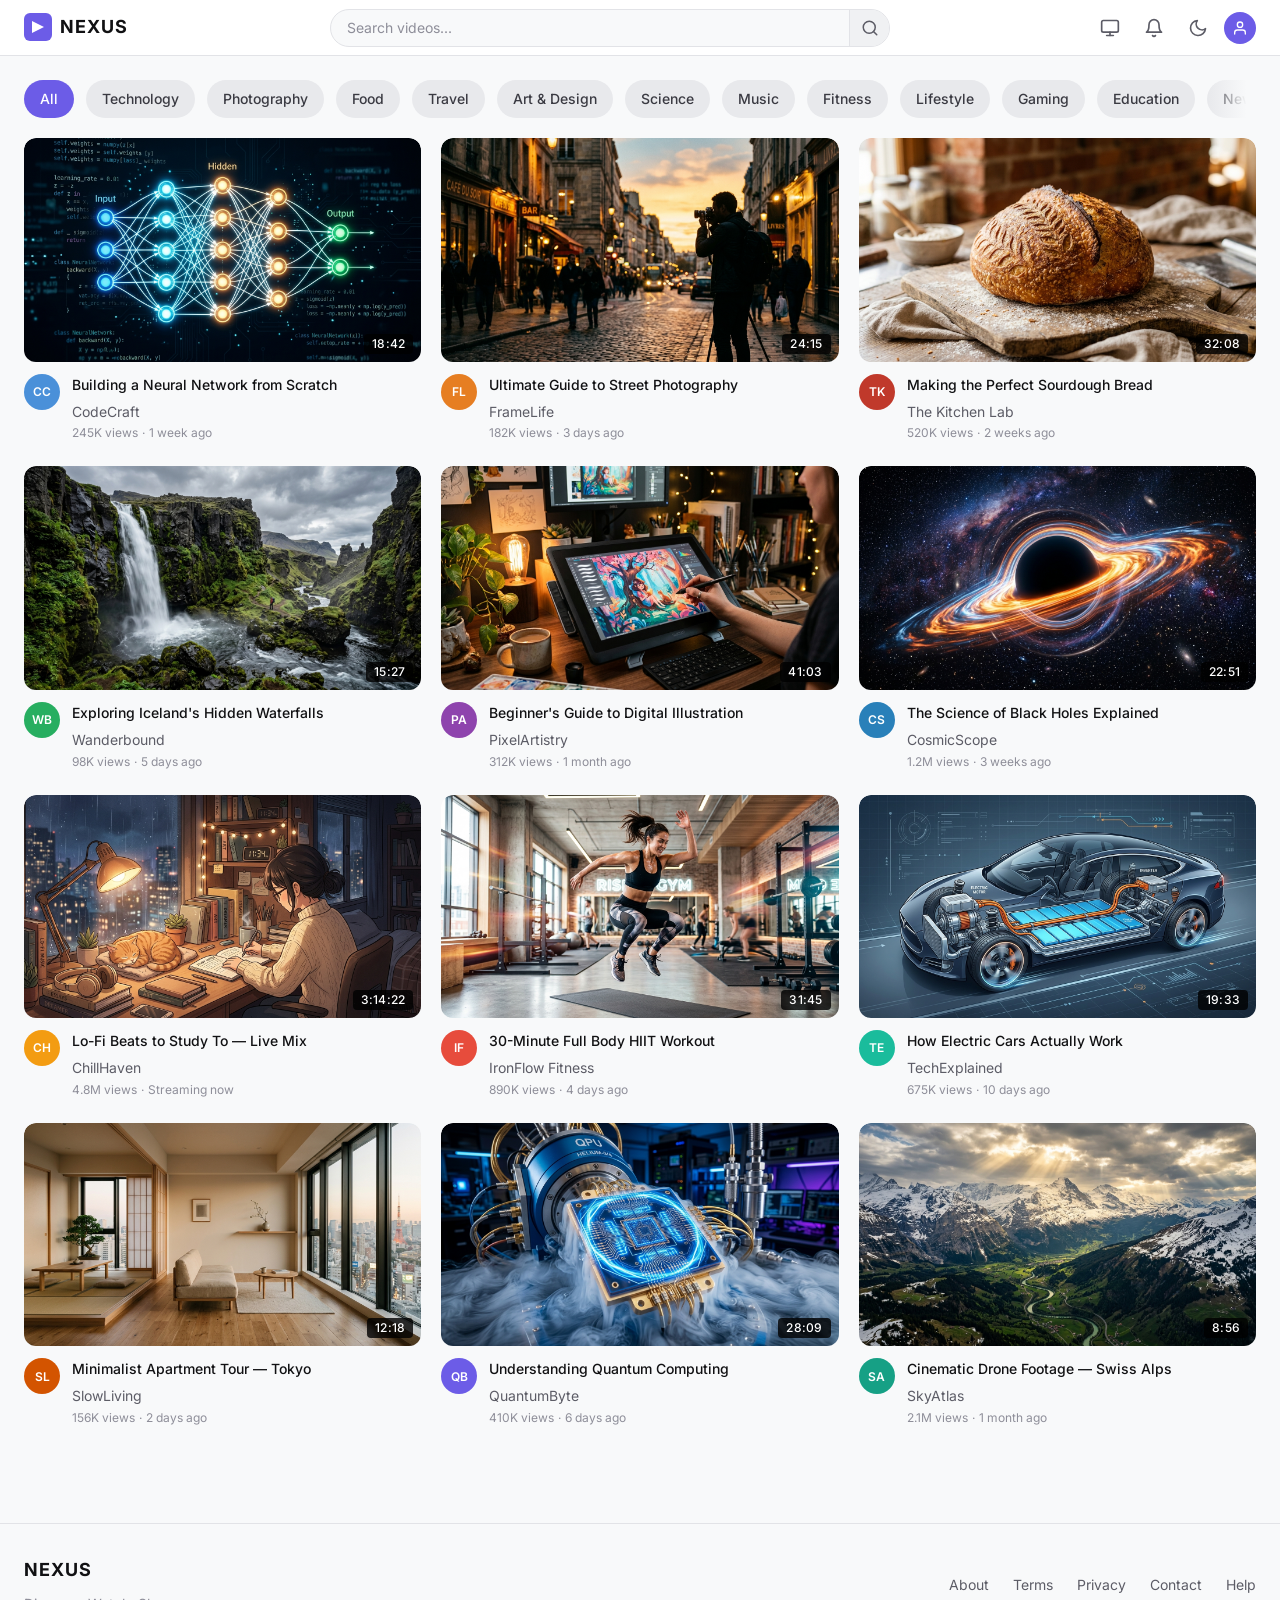
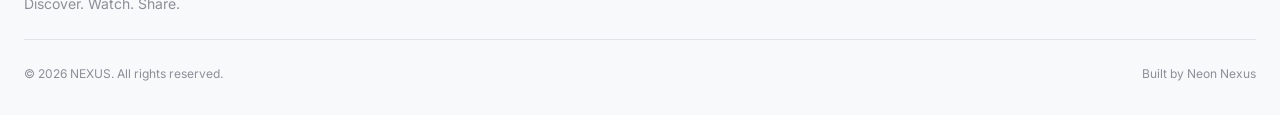
<file: index.html>
<!DOCTYPE html>
<html lang="en">
<head>
  <meta charset="UTF-8">
  <meta name="viewport" content="width=device-width, initial-scale=1.0">
  <meta name="description" content="NEXUS — Discover, watch, and share videos from creators around the world. A next-generation video streaming platform.">
  <meta name="theme-color" content="#0D0D0F">

  <title>NEXUS — Video Streaming Platform</title>

  <!-- Favicon -->
  <link rel="icon" type="image/svg+xml" href="assets/icons/favicon.svg">

  <!-- Stylesheets -->
  <link rel="stylesheet" href="css/reset.css">
  <link rel="stylesheet" href="css/tokens.css">
  <link rel="stylesheet" href="css/global.css">
  <link rel="stylesheet" href="css/components/nav.css">
  <link rel="stylesheet" href="css/components/category-chips.css">
  <link rel="stylesheet" href="css/components/video-card.css">
  <link rel="stylesheet" href="css/components/footer.css">
  <link rel="stylesheet" href="css/pages/home.css">
</head>
<body data-theme="dark">

  <!-- ============================================================
       HEADER / NAVIGATION
       ============================================================ -->
  <header class="site-header" role="banner">
    <nav class="nav" aria-label="Primary navigation">

      <!-- Hamburger (mobile only) -->
      <button class="nav__hamburger" id="nav-hamburger" aria-label="Open menu" aria-expanded="false" aria-controls="nav-mobile-panel">
        <span class="nav__hamburger-line"></span>
        <span class="nav__hamburger-line"></span>
        <span class="nav__hamburger-line"></span>
      </button>

      <!-- Logo -->
      <a href="index.html" class="nav__logo" aria-label="NEXUS Home">
        <svg class="nav__logo-icon" viewBox="0 0 28 28" fill="none" xmlns="http://www.w3.org/2000/svg" aria-hidden="true">
          <rect width="28" height="28" rx="6" fill="currentColor"/>
          <path d="M8 8L20 14L8 20V8Z" fill="#FFFFFF"/>
        </svg>
        <span class="nav__logo-text">NEXUS</span>
      </a>

      <!-- Search Bar (visual placeholder — logic is Ananya's phase) -->
      <div class="nav__search">
        <form class="nav__search-form" role="search" action="#">
          <input
            type="search"
            class="nav__search-input"
            id="search-input"
            placeholder="Search videos..."
            aria-label="Search videos"
            autocomplete="off"
          >
          <!-- TODO(other-phase): Search submission logic (Ananya's phase) -->
          <button type="submit" class="nav__search-btn" aria-label="Search">
            <svg viewBox="0 0 24 24" fill="none" stroke="currentColor" stroke-width="2" stroke-linecap="round" stroke-linejoin="round" aria-hidden="true">
              <circle cx="11" cy="11" r="8"/>
              <line x1="21" y1="21" x2="16.65" y2="16.65"/>
            </svg>
          </button>
        </form>
      </div>

      <!-- Action Buttons -->
      <div class="nav__actions">
        <!-- Create / Upload (placeholder) -->
        <button class="nav__action-btn nav__action-btn--hide-mobile" id="btn-create" aria-label="Create video">
          <svg viewBox="0 0 24 24" fill="none" stroke="currentColor" stroke-width="2" stroke-linecap="round" stroke-linejoin="round" aria-hidden="true">
            <rect x="2" y="3" width="20" height="14" rx="2" ry="2"/>
            <line x1="8" y1="21" x2="16" y2="21"/>
            <line x1="12" y1="17" x2="12" y2="21"/>
          </svg>
        </button>

        <!-- Notifications (placeholder) -->
        <button class="nav__action-btn nav__action-btn--hide-mobile" id="btn-notifications" aria-label="Notifications">
          <svg viewBox="0 0 24 24" fill="none" stroke="currentColor" stroke-width="2" stroke-linecap="round" stroke-linejoin="round" aria-hidden="true">
            <path d="M18 8A6 6 0 0 0 6 8c0 7-3 9-3 9h18s-3-2-3-9"/>
            <path d="M13.73 21a2 2 0 0 1-3.46 0"/>
          </svg>
        </button>

        <!-- Theme Toggle -->
        <button class="nav__action-btn nav__theme-toggle" id="theme-toggle" aria-label="Switch to light mode">
          <!-- Sun icon (shown in dark mode — click to go light) -->
          <svg class="icon-sun" viewBox="0 0 24 24" fill="none" stroke="currentColor" stroke-width="2" stroke-linecap="round" stroke-linejoin="round" aria-hidden="true">
            <circle cx="12" cy="12" r="5"/>
            <line x1="12" y1="1" x2="12" y2="3"/>
            <line x1="12" y1="21" x2="12" y2="23"/>
            <line x1="4.22" y1="4.22" x2="5.64" y2="5.64"/>
            <line x1="18.36" y1="18.36" x2="19.78" y2="19.78"/>
            <line x1="1" y1="12" x2="3" y2="12"/>
            <line x1="21" y1="12" x2="23" y2="12"/>
            <line x1="4.22" y1="19.78" x2="5.64" y2="18.36"/>
            <line x1="18.36" y1="5.64" x2="19.78" y2="4.22"/>
          </svg>
          <!-- Moon icon (shown in light mode — click to go dark) -->
          <svg class="icon-moon" viewBox="0 0 24 24" fill="none" stroke="currentColor" stroke-width="2" stroke-linecap="round" stroke-linejoin="round" aria-hidden="true" style="display: none;">
            <path d="M21 12.79A9 9 0 1 1 11.21 3 7 7 0 0 0 21 12.79z"/>
          </svg>
        </button>

        <!-- Profile Avatar -->
        <button class="nav__avatar" id="btn-profile" aria-label="Your profile">
          S
        </button>
      </div>
    </nav>
  </header>

  <!-- Mobile Nav Panel -->
  <div class="nav__mobile-panel" id="nav-mobile-panel" aria-hidden="true">
    <div class="nav__mobile-search">
      <form class="nav__search-form" role="search" action="#">
        <input
          type="search"
          class="nav__search-input"
          placeholder="Search videos..."
          aria-label="Search videos on mobile"
          autocomplete="off"
        >
        <button type="submit" class="nav__search-btn" aria-label="Search">
          <svg viewBox="0 0 24 24" fill="none" stroke="currentColor" stroke-width="2" stroke-linecap="round" stroke-linejoin="round" aria-hidden="true">
            <circle cx="11" cy="11" r="8"/>
            <line x1="21" y1="21" x2="16.65" y2="16.65"/>
          </svg>
        </button>
      </form>
    </div>
    <ul class="nav__mobile-links">
      <li>
        <a href="index.html" class="nav__mobile-link" aria-current="page">
          <svg viewBox="0 0 24 24" fill="none" stroke="currentColor" stroke-width="2" stroke-linecap="round" stroke-linejoin="round" aria-hidden="true">
            <path d="M3 9l9-7 9 7v11a2 2 0 0 1-2 2H5a2 2 0 0 1-2-2z"/>
            <polyline points="9 22 9 12 15 12 15 22"/>
          </svg>
          Home
        </a>
      </li>
      <li>
        <a href="#" class="nav__mobile-link">
          <svg viewBox="0 0 24 24" fill="none" stroke="currentColor" stroke-width="2" stroke-linecap="round" stroke-linejoin="round" aria-hidden="true">
            <polygon points="23 7 16 12 23 17 23 7"/>
            <rect x="1" y="5" width="15" height="14" rx="2" ry="2"/>
          </svg>
          Trending
        </a>
      </li>
      <li>
        <a href="#" class="nav__mobile-link">
          <svg viewBox="0 0 24 24" fill="none" stroke="currentColor" stroke-width="2" stroke-linecap="round" stroke-linejoin="round" aria-hidden="true">
            <path d="M4 11a9 9 0 0 1 9 9"/>
            <path d="M4 4a16 16 0 0 1 16 16"/>
            <circle cx="5" cy="19" r="1"/>
          </svg>
          Subscriptions
        </a>
      </li>
      <li>
        <a href="#" class="nav__mobile-link">
          <svg viewBox="0 0 24 24" fill="none" stroke="currentColor" stroke-width="2" stroke-linecap="round" stroke-linejoin="round" aria-hidden="true">
            <rect x="2" y="2" width="20" height="20" rx="5" ry="5"/>
            <path d="M16 11.37A4 4 0 1 1 12.63 8 4 4 0 0 1 16 11.37z"/>
            <line x1="17.5" y1="6.5" x2="17.51" y2="6.5"/>
          </svg>
          Library
        </a>
      </li>
    </ul>
  </div>

  <!-- ============================================================
       MAIN CONTENT
       ============================================================ -->
  <main class="main-content container" id="main-content">

    <!-- Screen reader only page title -->
    <h1 class="sr-only">NEXUS — Home</h1>

    <!-- ========== Category Chips ========== -->
    <section class="category-chips category-chips--fade-right" aria-label="Video categories">
      <h2 class="sr-only">Categories</h2>
      <div class="category-chips__list" role="tablist" aria-label="Filter by category">
        <button class="category-chip category-chip--active" role="tab" aria-selected="true" data-category="all">All</button>
        <button class="category-chip" role="tab" aria-selected="false" data-category="technology">Technology</button>
        <button class="category-chip" role="tab" aria-selected="false" data-category="photography">Photography</button>
        <button class="category-chip" role="tab" aria-selected="false" data-category="food">Food</button>
        <button class="category-chip" role="tab" aria-selected="false" data-category="travel">Travel</button>
        <button class="category-chip" role="tab" aria-selected="false" data-category="art-design">Art &amp; Design</button>
        <button class="category-chip" role="tab" aria-selected="false" data-category="science">Science</button>
        <button class="category-chip" role="tab" aria-selected="false" data-category="music">Music</button>
        <button class="category-chip" role="tab" aria-selected="false" data-category="fitness">Fitness</button>
        <button class="category-chip" role="tab" aria-selected="false" data-category="lifestyle">Lifestyle</button>
        <button class="category-chip" role="tab" aria-selected="false" data-category="gaming">Gaming</button>
        <button class="category-chip" role="tab" aria-selected="false" data-category="education">Education</button>
        <button class="category-chip" role="tab" aria-selected="false" data-category="news">News</button>
        <button class="category-chip" role="tab" aria-selected="false" data-category="film">Film</button>
      </div>
    </section>

    <!-- ========== Video Feed ========== -->
    <section class="video-feed" aria-label="Recommended videos">
      <h2 class="sr-only">Recommended</h2>

      <div class="video-grid">

        <!-- Video Card 1 -->
        <article class="video-card" data-video-id="v001" data-category="technology">
          <a href="#" class="video-card__thumbnail" aria-label="Building a Neural Network from Scratch — 18 minutes 42 seconds">
            <img
              class="video-card__thumbnail-img"
              src="assets/thumbnails/thumbnail-01.jpg"
              alt="Stylized neural network diagram with glowing nodes and code in the background"
              loading="lazy"
            >
            <span class="video-card__duration" aria-hidden="true">18:42</span>
          </a>
          <div class="video-card__body">
            <div class="video-card__avatar" aria-hidden="true">
              <div class="video-card__avatar-img" style="background-color: #4A90D9; display:flex; align-items:center; justify-content:center; color:#fff; font-size:0.75rem; font-weight:600; width:100%; height:100%;">CC</div>
            </div>
            <div class="video-card__info">
              <h3 class="video-card__title">Building a Neural Network from Scratch</h3>
              <a href="#" class="video-card__channel">CodeCraft</a>
              <div class="video-card__meta">
                <span>245K views</span>
                <span class="video-card__meta-separator" aria-hidden="true"></span>
                <span>1 week ago</span>
              </div>
            </div>
          </div>
        </article>

        <!-- Video Card 2 -->
        <article class="video-card" data-video-id="v002" data-category="photography">
          <a href="#" class="video-card__thumbnail" aria-label="Ultimate Guide to Street Photography — 24 minutes 15 seconds">
            <img
              class="video-card__thumbnail-img"
              src="assets/thumbnails/thumbnail-02.jpg"
              alt="Photographer silhouette on a moody urban street at golden hour"
              loading="lazy"
            >
            <span class="video-card__duration" aria-hidden="true">24:15</span>
          </a>
          <div class="video-card__body">
            <div class="video-card__avatar" aria-hidden="true">
              <div class="video-card__avatar-img" style="background-color: #E67E22; display:flex; align-items:center; justify-content:center; color:#fff; font-size:0.75rem; font-weight:600; width:100%; height:100%;">FL</div>
            </div>
            <div class="video-card__info">
              <h3 class="video-card__title">Ultimate Guide to Street Photography</h3>
              <a href="#" class="video-card__channel">FrameLife</a>
              <div class="video-card__meta">
                <span>182K views</span>
                <span class="video-card__meta-separator" aria-hidden="true"></span>
                <span>3 days ago</span>
              </div>
            </div>
          </div>
        </article>

        <!-- Video Card 3 -->
        <article class="video-card" data-video-id="v003" data-category="food">
          <a href="#" class="video-card__thumbnail" aria-label="Making the Perfect Sourdough Bread — 32 minutes 8 seconds">
            <img
              class="video-card__thumbnail-img"
              src="assets/thumbnails/thumbnail-03.jpg"
              alt="Golden-crusted artisan sourdough loaf on a rustic wooden board with flour"
              loading="lazy"
            >
            <span class="video-card__duration" aria-hidden="true">32:08</span>
          </a>
          <div class="video-card__body">
            <div class="video-card__avatar" aria-hidden="true">
              <div class="video-card__avatar-img" style="background-color: #C0392B; display:flex; align-items:center; justify-content:center; color:#fff; font-size:0.75rem; font-weight:600; width:100%; height:100%;">TK</div>
            </div>
            <div class="video-card__info">
              <h3 class="video-card__title">Making the Perfect Sourdough Bread</h3>
              <a href="#" class="video-card__channel">The Kitchen Lab</a>
              <div class="video-card__meta">
                <span>520K views</span>
                <span class="video-card__meta-separator" aria-hidden="true"></span>
                <span>2 weeks ago</span>
              </div>
            </div>
          </div>
        </article>

        <!-- Video Card 4 -->
        <article class="video-card" data-video-id="v004" data-category="travel">
          <a href="#" class="video-card__thumbnail" aria-label="Exploring Iceland's Hidden Waterfalls — 15 minutes 27 seconds">
            <img
              class="video-card__thumbnail-img"
              src="assets/thumbnails/thumbnail-04.jpg"
              alt="Dramatic Icelandic waterfall cascading over mossy basalt rocks"
              loading="lazy"
            >
            <span class="video-card__duration" aria-hidden="true">15:27</span>
          </a>
          <div class="video-card__body">
            <div class="video-card__avatar" aria-hidden="true">
              <div class="video-card__avatar-img" style="background-color: #27AE60; display:flex; align-items:center; justify-content:center; color:#fff; font-size:0.75rem; font-weight:600; width:100%; height:100%;">WB</div>
            </div>
            <div class="video-card__info">
              <h3 class="video-card__title">Exploring Iceland's Hidden Waterfalls</h3>
              <a href="#" class="video-card__channel">Wanderbound</a>
              <div class="video-card__meta">
                <span>98K views</span>
                <span class="video-card__meta-separator" aria-hidden="true"></span>
                <span>5 days ago</span>
              </div>
            </div>
          </div>
        </article>

        <!-- Video Card 5 -->
        <article class="video-card" data-video-id="v005" data-category="art-design">
          <a href="#" class="video-card__thumbnail" aria-label="Beginner's Guide to Digital Illustration — 41 minutes 3 seconds">
            <img
              class="video-card__thumbnail-img"
              src="assets/thumbnails/thumbnail-05.jpg"
              alt="Digital artist drawing a colorful illustration on a Wacom tablet"
              loading="lazy"
            >
            <span class="video-card__duration" aria-hidden="true">41:03</span>
          </a>
          <div class="video-card__body">
            <div class="video-card__avatar" aria-hidden="true">
              <div class="video-card__avatar-img" style="background-color: #8E44AD; display:flex; align-items:center; justify-content:center; color:#fff; font-size:0.75rem; font-weight:600; width:100%; height:100%;">PA</div>
            </div>
            <div class="video-card__info">
              <h3 class="video-card__title">Beginner's Guide to Digital Illustration</h3>
              <a href="#" class="video-card__channel">PixelArtistry</a>
              <div class="video-card__meta">
                <span>312K views</span>
                <span class="video-card__meta-separator" aria-hidden="true"></span>
                <span>1 month ago</span>
              </div>
            </div>
          </div>
        </article>

        <!-- Video Card 6 -->
        <article class="video-card" data-video-id="v006" data-category="science">
          <a href="#" class="video-card__thumbnail" aria-label="The Science of Black Holes Explained — 22 minutes 51 seconds">
            <img
              class="video-card__thumbnail-img"
              src="assets/thumbnails/thumbnail-06.jpg"
              alt="Black hole visualization with orange and blue accretion disk in deep space"
              loading="lazy"
            >
            <span class="video-card__duration" aria-hidden="true">22:51</span>
          </a>
          <div class="video-card__body">
            <div class="video-card__avatar" aria-hidden="true">
              <div class="video-card__avatar-img" style="background-color: #2980B9; display:flex; align-items:center; justify-content:center; color:#fff; font-size:0.75rem; font-weight:600; width:100%; height:100%;">CS</div>
            </div>
            <div class="video-card__info">
              <h3 class="video-card__title">The Science of Black Holes Explained</h3>
              <a href="#" class="video-card__channel">CosmicScope</a>
              <div class="video-card__meta">
                <span>1.2M views</span>
                <span class="video-card__meta-separator" aria-hidden="true"></span>
                <span>3 weeks ago</span>
              </div>
            </div>
          </div>
        </article>

        <!-- Video Card 7 -->
        <article class="video-card" data-video-id="v007" data-category="music">
          <a href="#" class="video-card__thumbnail" aria-label="Lo-Fi Beats to Study To — Live Mix — 3 hours 14 minutes 22 seconds">
            <img
              class="video-card__thumbnail-img"
              src="assets/thumbnails/thumbnail-07.jpg"
              alt="Cozy anime-style study desk with sleeping cat, rain outside window at night"
              loading="lazy"
            >
            <span class="video-card__duration" aria-hidden="true">3:14:22</span>
          </a>
          <div class="video-card__body">
            <div class="video-card__avatar" aria-hidden="true">
              <div class="video-card__avatar-img" style="background-color: #F39C12; display:flex; align-items:center; justify-content:center; color:#fff; font-size:0.75rem; font-weight:600; width:100%; height:100%;">CH</div>
            </div>
            <div class="video-card__info">
              <h3 class="video-card__title">Lo-Fi Beats to Study To — Live Mix</h3>
              <a href="#" class="video-card__channel">ChillHaven</a>
              <div class="video-card__meta">
                <span>4.8M views</span>
                <span class="video-card__meta-separator" aria-hidden="true"></span>
                <span>Streaming now</span>
              </div>
            </div>
          </div>
        </article>

        <!-- Video Card 8 -->
        <article class="video-card" data-video-id="v008" data-category="fitness">
          <a href="#" class="video-card__thumbnail" aria-label="30-Minute Full Body HIIT Workout — 31 minutes 45 seconds">
            <img
              class="video-card__thumbnail-img"
              src="assets/thumbnails/thumbnail-08.jpg"
              alt="Athletic person mid-jump during a HIIT workout in a modern gym"
              loading="lazy"
            >
            <span class="video-card__duration" aria-hidden="true">31:45</span>
          </a>
          <div class="video-card__body">
            <div class="video-card__avatar" aria-hidden="true">
              <div class="video-card__avatar-img" style="background-color: #E74C3C; display:flex; align-items:center; justify-content:center; color:#fff; font-size:0.75rem; font-weight:600; width:100%; height:100%;">IF</div>
            </div>
            <div class="video-card__info">
              <h3 class="video-card__title">30-Minute Full Body HIIT Workout</h3>
              <a href="#" class="video-card__channel">IronFlow Fitness</a>
              <div class="video-card__meta">
                <span>890K views</span>
                <span class="video-card__meta-separator" aria-hidden="true"></span>
                <span>4 days ago</span>
              </div>
            </div>
          </div>
        </article>

        <!-- Video Card 9 -->
        <article class="video-card" data-video-id="v009" data-category="technology">
          <a href="#" class="video-card__thumbnail" aria-label="How Electric Cars Actually Work — 19 minutes 33 seconds">
            <img
              class="video-card__thumbnail-img"
              src="assets/thumbnails/thumbnail-09.jpg"
              alt="Cutaway diagram of an electric vehicle showing battery pack and motor"
              loading="lazy"
            >
            <span class="video-card__duration" aria-hidden="true">19:33</span>
          </a>
          <div class="video-card__body">
            <div class="video-card__avatar" aria-hidden="true">
              <div class="video-card__avatar-img" style="background-color: #1ABC9C; display:flex; align-items:center; justify-content:center; color:#fff; font-size:0.75rem; font-weight:600; width:100%; height:100%;">TE</div>
            </div>
            <div class="video-card__info">
              <h3 class="video-card__title">How Electric Cars Actually Work</h3>
              <a href="#" class="video-card__channel">TechExplained</a>
              <div class="video-card__meta">
                <span>675K views</span>
                <span class="video-card__meta-separator" aria-hidden="true"></span>
                <span>10 days ago</span>
              </div>
            </div>
          </div>
        </article>

        <!-- Video Card 10 -->
        <article class="video-card" data-video-id="v010" data-category="lifestyle">
          <a href="#" class="video-card__thumbnail" aria-label="Minimalist Apartment Tour — Tokyo — 12 minutes 18 seconds">
            <img
              class="video-card__thumbnail-img"
              src="assets/thumbnails/thumbnail-10.jpg"
              alt="Minimalist Japanese apartment with natural wood, tatami room, and Tokyo skyline view"
              loading="lazy"
            >
            <span class="video-card__duration" aria-hidden="true">12:18</span>
          </a>
          <div class="video-card__body">
            <div class="video-card__avatar" aria-hidden="true">
              <div class="video-card__avatar-img" style="background-color: #D35400; display:flex; align-items:center; justify-content:center; color:#fff; font-size:0.75rem; font-weight:600; width:100%; height:100%;">SL</div>
            </div>
            <div class="video-card__info">
              <h3 class="video-card__title">Minimalist Apartment Tour — Tokyo</h3>
              <a href="#" class="video-card__channel">SlowLiving</a>
              <div class="video-card__meta">
                <span>156K views</span>
                <span class="video-card__meta-separator" aria-hidden="true"></span>
                <span>2 days ago</span>
              </div>
            </div>
          </div>
        </article>

        <!-- Video Card 11 -->
        <article class="video-card" data-video-id="v011" data-category="science">
          <a href="#" class="video-card__thumbnail" aria-label="Understanding Quantum Computing — 28 minutes 9 seconds">
            <img
              class="video-card__thumbnail-img"
              src="assets/thumbnails/thumbnail-11.jpg"
              alt="Quantum processor chip glowing blue with cold vapor in a lab setting"
              loading="lazy"
            >
            <span class="video-card__duration" aria-hidden="true">28:09</span>
          </a>
          <div class="video-card__body">
            <div class="video-card__avatar" aria-hidden="true">
              <div class="video-card__avatar-img" style="background-color: #6C5CE7; display:flex; align-items:center; justify-content:center; color:#fff; font-size:0.75rem; font-weight:600; width:100%; height:100%;">QB</div>
            </div>
            <div class="video-card__info">
              <h3 class="video-card__title">Understanding Quantum Computing</h3>
              <a href="#" class="video-card__channel">QuantumByte</a>
              <div class="video-card__meta">
                <span>410K views</span>
                <span class="video-card__meta-separator" aria-hidden="true"></span>
                <span>6 days ago</span>
              </div>
            </div>
          </div>
        </article>

        <!-- Video Card 12 -->
        <article class="video-card" data-video-id="v012" data-category="travel">
          <a href="#" class="video-card__thumbnail" aria-label="Cinematic Drone Footage — Swiss Alps — 8 minutes 56 seconds">
            <img
              class="video-card__thumbnail-img"
              src="assets/thumbnails/thumbnail-12.jpg"
              alt="Aerial drone view of Swiss Alps with snow-capped peaks, green valley, and winding river"
              loading="lazy"
            >
            <span class="video-card__duration" aria-hidden="true">8:56</span>
          </a>
          <div class="video-card__body">
            <div class="video-card__avatar" aria-hidden="true">
              <div class="video-card__avatar-img" style="background-color: #16A085; display:flex; align-items:center; justify-content:center; color:#fff; font-size:0.75rem; font-weight:600; width:100%; height:100%;">SA</div>
            </div>
            <div class="video-card__info">
              <h3 class="video-card__title">Cinematic Drone Footage — Swiss Alps</h3>
              <a href="#" class="video-card__channel">SkyAtlas</a>
              <div class="video-card__meta">
                <span>2.1M views</span>
                <span class="video-card__meta-separator" aria-hidden="true"></span>
                <span>1 month ago</span>
              </div>
            </div>
          </div>
        </article>

      </div>
    </section>

  </main>

  <!-- ============================================================
       FOOTER
       ============================================================ -->
  <footer class="site-footer" role="contentinfo">
    <div class="footer__inner">
      <div class="footer__brand">
        <span class="footer__logo">NEXUS</span>
        <span class="footer__tagline">Discover. Watch. Share.</span>
      </div>
      <nav class="footer__links" aria-label="Footer navigation">
        <a href="#" class="footer__link">About</a>
        <a href="#" class="footer__link">Terms</a>
        <a href="#" class="footer__link">Privacy</a>
        <a href="#" class="footer__link">Contact</a>
        <a href="#" class="footer__link">Help</a>
      </nav>
    </div>
    <div class="footer__bottom">
      <span class="footer__copyright">&copy; 2026 NEXUS. All rights reserved.</span>
      <span class="footer__team">Built by Neon Nexus</span>
    </div>
  </footer>

  <!-- Scripts -->
  <script src="data/videos.js"></script>
  <script src="js/theme-toggle.js"></script>
  <script src="js/auth.js"></script>

</body>
</html>
</file>
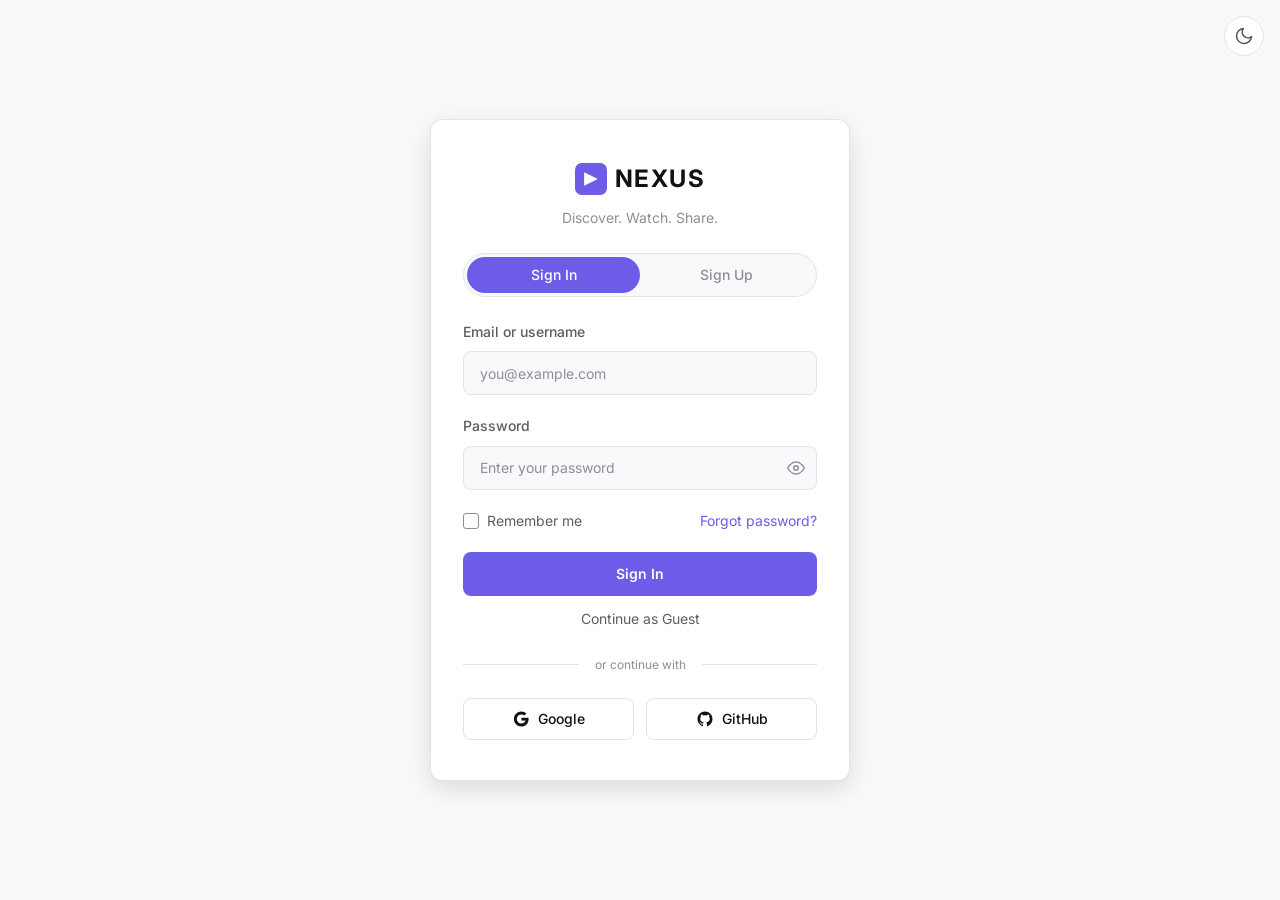
<file: auth.html>
<!DOCTYPE html>
<html lang="en">

<head>
  <meta charset="UTF-8">
  <meta name="viewport" content="width=device-width, initial-scale=1.0">
  <meta name="description"
    content="Sign in or create your NEXUS account to discover, watch, and share videos from creators around the world.">
  <meta name="theme-color" content="#0D0D0F">

  <title>Welcome — NEXUS</title>

  <!-- Favicon -->
  <link rel="icon" type="image/svg+xml" href="assets/icons/favicon.svg">

  <!-- Stylesheets (reuse existing NEXUS design system) -->
  <link rel="stylesheet" href="css/reset.css">
  <link rel="stylesheet" href="css/tokens.css">
  <link rel="stylesheet" href="css/global.css">
  <link rel="stylesheet" href="css/pages/auth.css">
</head>

<body data-theme="dark">

  <!-- Floating Theme Toggle -->
  <button class="auth-page__theme-toggle" id="theme-toggle" aria-label="Switch to light mode">
    <!-- Sun icon (shown in dark mode) -->
    <svg class="icon-sun" viewBox="0 0 24 24" fill="none" stroke="currentColor" stroke-width="2" stroke-linecap="round"
      stroke-linejoin="round" aria-hidden="true">
      <circle cx="12" cy="12" r="5" />
      <line x1="12" y1="1" x2="12" y2="3" />
      <line x1="12" y1="21" x2="12" y2="23" />
      <line x1="4.22" y1="4.22" x2="5.64" y2="5.64" />
      <line x1="18.36" y1="18.36" x2="19.78" y2="19.78" />
      <line x1="1" y1="12" x2="3" y2="12" />
      <line x1="21" y1="12" x2="23" y2="12" />
      <line x1="4.22" y1="19.78" x2="5.64" y2="18.36" />
      <line x1="18.36" y1="5.64" x2="19.78" y2="4.22" />
    </svg>
    <!-- Moon icon (shown in light mode) -->
    <svg class="icon-moon" viewBox="0 0 24 24" fill="none" stroke="currentColor" stroke-width="2" stroke-linecap="round"
      stroke-linejoin="round" aria-hidden="true" style="display: none;">
      <path d="M21 12.79A9 9 0 1 1 11.21 3 7 7 0 0 0 21 12.79z" />
    </svg>
  </button>

  <!-- ============================================================
       MAIN — Authentication
       ============================================================ -->
  <main class="auth-page" id="main-content">

    <h1 class="sr-only">Welcome to NEXUS</h1>

    <div class="auth-card">

      <!-- Logo -->
      <a href="index.html" class="auth__logo" aria-label="NEXUS Home">
        <svg class="auth__logo-icon" viewBox="0 0 28 28" fill="none" xmlns="http://www.w3.org/2000/svg"
          aria-hidden="true">
          <rect width="28" height="28" rx="6" fill="currentColor" />
          <path d="M8 8L20 14L8 20V8Z" fill="#FFFFFF" />
        </svg>
        <span class="auth__logo-text">NEXUS</span>
      </a>

      <p class="auth__tagline">Discover. Watch. Share.</p>

      <!-- Already signed-in status (hidden by default, shown via JS) -->
      <div class="auth__status" id="auth-status" hidden role="status">
        <p>Signed in as <strong id="auth-status-name"></strong></p>
        <div class="auth__status-actions">
          <a href="index.html" class="auth__status-continue" id="btn-continue">Continue to NEXUS</a>
          <button type="button" class="auth__status-action" id="btn-signout">Sign out</button>
        </div>
      </div>

      <!-- ===== Tab Toggle ===== -->
      <div class="auth__tabs" role="tablist" aria-label="Authentication mode">
        <button class="auth__tab auth__tab--active" role="tab" id="tab-signin"
          aria-selected="true" aria-controls="panel-signin">Sign In</button>
        <button class="auth__tab" role="tab" id="tab-signup"
          aria-selected="false" aria-controls="panel-signup">Sign Up</button>
      </div>

      <!-- ===== Sign In Panel ===== -->
      <div class="auth__panel" id="panel-signin" role="tabpanel" aria-labelledby="tab-signin">
        <form class="auth__form" id="signin-form" novalidate>

          <!-- Email / Username -->
          <div class="auth__field" id="field-signin-email">
            <label class="auth__label" for="signin-email">Email or username</label>
            <input type="email" class="auth__input" id="signin-email" name="email" placeholder="you@example.com"
              autocomplete="email" required>
            <p class="auth__error" id="error-signin-email" role="alert" aria-live="polite"></p>
          </div>

          <!-- Password -->
          <div class="auth__field" id="field-signin-password">
            <label class="auth__label" for="signin-password">Password</label>
            <div class="auth__input-wrapper">
              <input type="password" class="auth__input auth__input--has-toggle" id="signin-password" name="password"
                placeholder="Enter your password" autocomplete="current-password" required minlength="6">
              <button type="button" class="auth__password-toggle" id="signin-password-toggle" aria-label="Show password">
                <!-- Eye icon -->
                <svg class="icon-eye" viewBox="0 0 24 24" fill="none" stroke="currentColor" stroke-width="2"
                  stroke-linecap="round" stroke-linejoin="round" aria-hidden="true">
                  <path d="M1 12s4-8 11-8 11 8 11 8-4 8-11 8-11-8-11-8z" />
                  <circle cx="12" cy="12" r="3" />
                </svg>
                <!-- Eye-off icon -->
                <svg class="icon-eye-off" viewBox="0 0 24 24" fill="none" stroke="currentColor" stroke-width="2"
                  stroke-linecap="round" stroke-linejoin="round" aria-hidden="true" style="display: none;">
                  <path
                    d="M17.94 17.94A10.07 10.07 0 0 1 12 20c-7 0-11-8-11-8a18.45 18.45 0 0 1 5.06-5.94M9.9 4.24A9.12 9.12 0 0 1 12 4c7 0 11 8 11 8a18.5 18.5 0 0 1-2.16 3.19m-6.72-1.07a3 3 0 1 1-4.24-4.24" />
                  <line x1="1" y1="1" x2="23" y2="23" />
                </svg>
              </button>
            </div>
            <p class="auth__error" id="error-signin-password" role="alert" aria-live="polite"></p>
          </div>

          <!-- Remember Me / Forgot Password -->
          <div class="auth__options">
            <label class="auth__checkbox-label">
              <input type="checkbox" class="auth__checkbox" id="signin-remember" name="remember">
              <span class="auth__checkbox-mark" aria-hidden="true"></span>
              <span>Remember me</span>
            </label>
            <a href="#" class="auth__forgot" id="link-forgot">Forgot password?</a>
          </div>

          <!-- Submit -->
          <button type="submit" class="auth__submit" id="signin-submit">
            <span class="auth__submit-text">Sign In</span>
            <span class="auth__submit-loader" aria-hidden="true"></span>
          </button>

        </form>
      </div>

      <!-- ===== Sign Up Panel ===== -->
      <div class="auth__panel auth__panel--hidden" id="panel-signup" role="tabpanel" aria-labelledby="tab-signup">
        <form class="auth__form" id="signup-form" novalidate>

          <!-- Full Name -->
          <div class="auth__field" id="field-signup-name">
            <label class="auth__label" for="signup-name">Full name</label>
            <input type="text" class="auth__input" id="signup-name" name="name" placeholder="Your full name"
              autocomplete="name" required>
            <p class="auth__error" id="error-signup-name" role="alert" aria-live="polite"></p>
          </div>

          <!-- Email -->
          <div class="auth__field" id="field-signup-email">
            <label class="auth__label" for="signup-email">Email</label>
            <input type="email" class="auth__input" id="signup-email" name="email" placeholder="you@example.com"
              autocomplete="email" required>
            <p class="auth__error" id="error-signup-email" role="alert" aria-live="polite"></p>
          </div>

          <!-- Password -->
          <div class="auth__field" id="field-signup-password">
            <label class="auth__label" for="signup-password">Password</label>
            <div class="auth__input-wrapper">
              <input type="password" class="auth__input auth__input--has-toggle" id="signup-password" name="password"
                placeholder="Create a password" autocomplete="new-password" required minlength="6">
              <button type="button" class="auth__password-toggle" id="signup-password-toggle" aria-label="Show password">
                <svg class="icon-eye" viewBox="0 0 24 24" fill="none" stroke="currentColor" stroke-width="2"
                  stroke-linecap="round" stroke-linejoin="round" aria-hidden="true">
                  <path d="M1 12s4-8 11-8 11 8 11 8-4 8-11 8-11-8-11-8z" />
                  <circle cx="12" cy="12" r="3" />
                </svg>
                <svg class="icon-eye-off" viewBox="0 0 24 24" fill="none" stroke="currentColor" stroke-width="2"
                  stroke-linecap="round" stroke-linejoin="round" aria-hidden="true" style="display: none;">
                  <path
                    d="M17.94 17.94A10.07 10.07 0 0 1 12 20c-7 0-11-8-11-8a18.45 18.45 0 0 1 5.06-5.94M9.9 4.24A9.12 9.12 0 0 1 12 4c7 0 11 8 11 8a18.5 18.5 0 0 1-2.16 3.19m-6.72-1.07a3 3 0 1 1-4.24-4.24" />
                  <line x1="1" y1="1" x2="23" y2="23" />
                </svg>
              </button>
            </div>
            <p class="auth__error" id="error-signup-password" role="alert" aria-live="polite"></p>
          </div>

          <!-- Confirm Password -->
          <div class="auth__field" id="field-signup-confirm">
            <label class="auth__label" for="signup-confirm">Confirm password</label>
            <input type="password" class="auth__input" id="signup-confirm" name="confirm"
              placeholder="Confirm your password" autocomplete="new-password" required minlength="6">
            <p class="auth__error" id="error-signup-confirm" role="alert" aria-live="polite"></p>
          </div>

          <!-- Submit -->
          <button type="submit" class="auth__submit" id="signup-submit">
            <span class="auth__submit-text">Create Account</span>
            <span class="auth__submit-loader" aria-hidden="true"></span>
          </button>

        </form>
      </div>

      <!-- Continue as Guest -->
      <a href="index.html" class="auth__guest">Continue as Guest</a>

      <!-- Divider -->
      <div class="auth__divider" role="separator">
        <span>or continue with</span>
      </div>

      <!-- Social Sign-In Placeholders (UI only) -->
      <div class="auth__social">
        <button type="button" class="auth__social-btn" id="social-google"
          aria-label="Continue with Google (coming soon)">
          <svg viewBox="0 0 24 24" fill="currentColor" aria-hidden="true">
            <path
              d="M12.545 10.239v3.821h5.445c-.712 2.315-2.647 3.972-5.445 3.972a6.033 6.033 0 1 1 0-12.064c1.498 0 2.866.549 3.921 1.453l2.814-2.814A9.969 9.969 0 0 0 12.545 2C7.021 2 2.543 6.477 2.543 12s4.478 10 10.002 10c8.396 0 10.249-7.85 9.426-11.748l-9.426-.013z" />
          </svg>
          Google
        </button>
        <button type="button" class="auth__social-btn" id="social-github"
          aria-label="Continue with GitHub (coming soon)">
          <svg viewBox="0 0 24 24" fill="currentColor" aria-hidden="true">
            <path
              d="M12 2C6.477 2 2 6.484 2 12.017c0 4.425 2.865 8.18 6.839 9.504.5.092.682-.217.682-.483 0-.237-.008-.868-.013-1.703-2.782.605-3.369-1.343-3.369-1.343-.454-1.158-1.11-1.466-1.11-1.466-.908-.62.069-.608.069-.608 1.003.07 1.531 1.032 1.531 1.032.892 1.53 2.341 1.088 2.91.832.092-.647.35-1.088.636-1.338-2.22-.253-4.555-1.113-4.555-4.951 0-1.093.39-1.988 1.029-2.688-.103-.253-.446-1.272.098-2.65 0 0 .84-.27 2.75 1.026A9.564 9.564 0 0 1 12 6.844a9.59 9.59 0 0 1 2.504.337c1.909-1.296 2.747-1.027 2.747-1.027.546 1.379.202 2.398.1 2.651.64.7 1.028 1.595 1.028 2.688 0 3.848-2.339 4.695-4.566 4.943.359.309.678.92.678 1.855 0 1.338-.012 2.419-.012 2.747 0 .268.18.58.688.482A10.02 10.02 0 0 0 22 12.017C22 6.484 17.522 2 12 2z" />
          </svg>
          GitHub
        </button>
      </div>

    </div>
  </main>

  <!-- Scripts -->
  <script src="js/theme-toggle.js"></script>
  <script src="js/auth.js"></script>

</body>

</html>
</file>
<file: css/tokens.css>
/* ============================================================
   NEXUS Design Tokens
   All visual values (colors, type, spacing, shadows, radii,
   transitions) are defined here as CSS custom properties.
   
   Theme switching is handled via data-theme attribute on <body>.
   Default: dark theme. Light theme overrides below.
   ============================================================ */

/* --- Light Theme (default root values) --- */
:root,
[data-theme="light"] {
  /* Backgrounds */
  --color-bg-primary: #F8F9FA;
  --color-bg-secondary: #FFFFFF;
  --color-bg-tertiary: #F0F1F3;
  --color-bg-nav: #FFFFFF;

  /* Text */
  --color-text-primary: #111113;
  --color-text-secondary: #5C5C66;
  --color-text-tertiary: #8E8E99;

  /* Accent — Indigo-Violet */
  --color-accent: #6C5CE7;
  --color-accent-hover: #5A4BD6;
  --color-accent-subtle: #EDE9FE;

  /* Borders & Utility */
  --color-border: #E2E3E7;
  --color-danger: #E53E3E;

  /* Chips */
  --color-chip-bg: #E8E9EC;
  --color-chip-text: #3A3A42;
  --color-chip-active-bg: #6C5CE7;
  --color-chip-active-text: #FFFFFF;

  /* Shadows */
  --shadow-sm: 0 1px 2px rgba(0, 0, 0, 0.05);
  --shadow-md: 0 4px 12px rgba(0, 0, 0, 0.08);
  --shadow-lg: 0 8px 24px rgba(0, 0, 0, 0.12);

  /* Scrollbar */
  --color-scrollbar-thumb: #C4C4CC;
  --color-scrollbar-track: transparent;
}

/* --- Dark Theme --- */
[data-theme="dark"] {
  /* Backgrounds */
  --color-bg-primary: #0D0D0F;
  --color-bg-secondary: #18181B;
  --color-bg-tertiary: #222226;
  --color-bg-nav: #131316;

  /* Text */
  --color-text-primary: #ECECEE;
  --color-text-secondary: #9494A0;
  --color-text-tertiary: #6B6B78;

  /* Accent — Indigo-Violet (lighter for dark bg) */
  --color-accent: #A78BFA;
  --color-accent-hover: #B49CFC;
  --color-accent-subtle: #1E1639;

  /* Borders & Utility */
  --color-border: #2A2A2F;
  --color-danger: #FC8181;

  /* Chips */
  --color-chip-bg: #27272B;
  --color-chip-text: #C4C4CC;
  --color-chip-active-bg: #A78BFA;
  --color-chip-active-text: #FFFFFF;

  /* Shadows (increased opacity for dark surfaces) */
  --shadow-sm: 0 1px 2px rgba(0, 0, 0, 0.2);
  --shadow-md: 0 4px 12px rgba(0, 0, 0, 0.3);
  --shadow-lg: 0 8px 24px rgba(0, 0, 0, 0.4);

  /* Scrollbar */
  --color-scrollbar-thumb: #3A3A42;
  --color-scrollbar-track: transparent;
}

/* --- Typography --- */
:root {
  --font-family: 'Inter', system-ui, -apple-system, sans-serif;

  /* Type Scale */
  --font-size-xs: 0.75rem;    /* 12px */
  --font-size-sm: 0.875rem;   /* 14px */
  --font-size-base: 1rem;     /* 16px */
  --font-size-lg: 1.125rem;   /* 18px */
  --font-size-xl: 1.5rem;     /* 24px */
  --font-size-2xl: 2rem;      /* 32px */

  /* Font Weights */
  --font-weight-regular: 400;
  --font-weight-medium: 500;
  --font-weight-semibold: 600;
  --font-weight-bold: 700;

  /* Line Heights */
  --line-height-tight: 1.2;
  --line-height-snug: 1.3;
  --line-height-normal: 1.5;
  --line-height-relaxed: 1.6;
}

/* --- Spacing Scale (4px base) --- */
:root {
  --space-1: 0.25rem;   /* 4px */
  --space-2: 0.5rem;    /* 8px */
  --space-3: 0.75rem;   /* 12px */
  --space-4: 1rem;      /* 16px */
  --space-5: 1.25rem;   /* 20px */
  --space-6: 1.5rem;    /* 24px */
  --space-8: 2rem;      /* 32px */
  --space-10: 2.5rem;   /* 40px */
  --space-12: 3rem;     /* 48px */
  --space-16: 4rem;     /* 64px */
}

/* --- Border Radius --- */
:root {
  --radius-sm: 4px;
  --radius-md: 8px;
  --radius-lg: 12px;
  --radius-full: 9999px;
}

/* --- Transitions --- */
:root {
  --transition-fast: 120ms ease;
  --transition-base: 200ms ease;
  --transition-slow: 350ms ease;
}

/* --- Z-Index Scale --- */
:root {
  --z-dropdown: 100;
  --z-nav: 200;
  --z-overlay: 300;
  --z-modal: 400;
}

/* --- Layout --- */
:root {
  --nav-height: 3.5rem;       /* 56px */
  --content-max-width: 1600px;
  --content-padding: var(--space-6);
}
</file>
<file: css/global.css>
/* ============================================================
   NEXUS Global Styles
   Base typography, body styling, scrollbar, utilities, and
   layout helpers. Applies design tokens from tokens.css.
   ============================================================ */

/* --- Google Fonts import (Inter) --- */
@import url('https://fonts.googleapis.com/css2?family=Inter:wght@400;500;600;700&display=swap');

/* --- Body --- */
body {
  font-family: var(--font-family);
  font-size: var(--font-size-base);
  font-weight: var(--font-weight-regular);
  line-height: var(--line-height-relaxed);
  color: var(--color-text-primary);
  background-color: var(--color-bg-primary);
  transition: background-color var(--transition-base), color var(--transition-base);
}

/* --- Headings --- */
h1, h2, h3, h4, h5, h6 {
  color: var(--color-text-primary);
  line-height: var(--line-height-snug);
}

h1 {
  font-size: var(--font-size-2xl);
  font-weight: var(--font-weight-bold);
}

h2 {
  font-size: var(--font-size-xl);
  font-weight: var(--font-weight-semibold);
}

h3 {
  font-size: var(--font-size-lg);
  font-weight: var(--font-weight-medium);
}

/* --- Links --- */
a:hover {
  color: var(--color-accent);
}

/* --- Focus Visible --- */
:focus-visible {
  outline: 2px solid var(--color-accent);
  outline-offset: 2px;
}

/* Remove default focus for mouse users */
:focus:not(:focus-visible) {
  outline: none;
}

/* --- Scrollbar Styling (Webkit) --- */
::-webkit-scrollbar {
  width: 8px;
  height: 8px;
}

::-webkit-scrollbar-track {
  background: var(--color-scrollbar-track);
}

::-webkit-scrollbar-thumb {
  background: var(--color-scrollbar-thumb);
  border-radius: var(--radius-full);
}

::-webkit-scrollbar-thumb:hover {
  background: var(--color-text-tertiary);
}

/* Firefox scrollbar */
* {
  scrollbar-width: thin;
  scrollbar-color: var(--color-scrollbar-thumb) var(--color-scrollbar-track);
}

/* --- Utility Classes --- */

/* Screen reader only */
.sr-only {
  position: absolute;
  width: 1px;
  height: 1px;
  padding: 0;
  margin: -1px;
  overflow: hidden;
  clip: rect(0, 0, 0, 0);
  white-space: nowrap;
  border: 0;
}

/* Container */
.container {
  width: 100%;
  max-width: var(--content-max-width);
  margin-inline: auto;
  padding-inline: var(--content-padding);
}

/* Text truncation (single line) */
.text-truncate {
  overflow: hidden;
  text-overflow: ellipsis;
  white-space: nowrap;
}

/* Multi-line clamp */
.line-clamp-2 {
  display: -webkit-box;
  -webkit-line-clamp: 2;
  -webkit-box-orient: vertical;
  overflow: hidden;
}

/* --- Selection --- */
::selection {
  background-color: var(--color-accent);
  color: #FFFFFF;
}
</file>
<file: css/components/nav.css>
/* ============================================================
   NEXUS Navigation Component
   Top navigation bar with logo, search, and action controls.
   Responsive: collapses to hamburger menu on mobile.
   ============================================================ */

/* --- Nav Bar --- */
.site-header {
  position: fixed;
  top: 0;
  left: 0;
  right: 0;
  z-index: var(--z-nav);
  height: var(--nav-height);
  background-color: var(--color-bg-nav);
  border-bottom: 1px solid var(--color-border);
  transition: background-color var(--transition-base), border-color var(--transition-base);
}

.nav {
  display: flex;
  align-items: center;
  gap: var(--space-4);
  height: 100%;
  max-width: var(--content-max-width);
  margin-inline: auto;
  padding-inline: var(--content-padding);
}

/* --- Logo --- */
.nav__logo {
  display: flex;
  align-items: center;
  gap: var(--space-2);
  flex-shrink: 0;
  text-decoration: none;
}

.nav__logo-icon {
  width: 28px;
  height: 28px;
  color: var(--color-accent);
}

.nav__logo-text {
  font-size: var(--font-size-lg);
  font-weight: var(--font-weight-bold);
  color: var(--color-text-primary);
  letter-spacing: 0.06em;
}

/* --- Search Bar --- */
.nav__search {
  flex: 1;
  max-width: 560px;
  margin-inline: auto;
  display: flex;
  align-items: center;
}

.nav__search-form {
  display: flex;
  align-items: center;
  width: 100%;
  background-color: var(--color-bg-primary);
  border: 1px solid var(--color-border);
  border-radius: var(--radius-full);
  overflow: hidden;
  transition: border-color var(--transition-fast);
}

.nav__search-form:focus-within {
  border-color: var(--color-accent);
}

.nav__search-input {
  flex: 1;
  height: 36px;
  padding-inline: var(--space-4);
  background: transparent;
  border: none;
  font-size: var(--font-size-sm);
  color: var(--color-text-primary);
}

.nav__search-input::placeholder {
  color: var(--color-text-tertiary);
}

.nav__search-input:focus {
  outline: none;
}

.nav__search-btn {
  display: flex;
  align-items: center;
  justify-content: center;
  width: 40px;
  height: 36px;
  background-color: var(--color-bg-tertiary);
  border-left: 1px solid var(--color-border);
  color: var(--color-text-secondary);
  transition: color var(--transition-fast), background-color var(--transition-fast);
}

.nav__search-btn:hover {
  color: var(--color-text-primary);
  background-color: var(--color-border);
}

.nav__search-btn svg {
  width: 18px;
  height: 18px;
}

/* --- Nav Actions --- */
.nav__actions {
  display: flex;
  align-items: center;
  gap: var(--space-2);
  flex-shrink: 0;
}

.nav__action-btn {
  display: flex;
  align-items: center;
  justify-content: center;
  width: 36px;
  height: 36px;
  border-radius: var(--radius-full);
  color: var(--color-text-secondary);
  transition: color var(--transition-fast), background-color var(--transition-fast);
}

.nav__action-btn:hover {
  color: var(--color-text-primary);
  background-color: var(--color-bg-tertiary);
}

.nav__action-btn svg {
  width: 20px;
  height: 20px;
}

/* Theme toggle button specific */
.nav__theme-toggle {
  position: relative;
}

/* Avatar */
.nav__avatar {
  width: 32px;
  height: 32px;
  border-radius: var(--radius-full);
  background-color: var(--color-accent);
  display: flex;
  align-items: center;
  justify-content: center;
  color: #FFFFFF;
  font-size: var(--font-size-sm);
  font-weight: var(--font-weight-semibold);
  cursor: pointer;
  transition: opacity var(--transition-fast);
}

.nav__avatar:hover {
  opacity: 0.85;
}

/* --- Hamburger Menu Button --- */
.nav__hamburger {
  display: none; /* shown on mobile */
  flex-direction: column;
  justify-content: center;
  align-items: center;
  width: 36px;
  height: 36px;
  gap: 5px;
  border-radius: var(--radius-md);
  color: var(--color-text-secondary);
  transition: color var(--transition-fast);
}

.nav__hamburger:hover {
  color: var(--color-text-primary);
}

.nav__hamburger-line {
  display: block;
  width: 18px;
  height: 2px;
  background-color: currentColor;
  border-radius: 1px;
  transition: transform var(--transition-base), opacity var(--transition-fast);
}

/* Hamburger active/open state */
.nav__hamburger[aria-expanded="true"] .nav__hamburger-line:nth-child(1) {
  transform: translateY(7px) rotate(45deg);
}

.nav__hamburger[aria-expanded="true"] .nav__hamburger-line:nth-child(2) {
  opacity: 0;
}

.nav__hamburger[aria-expanded="true"] .nav__hamburger-line:nth-child(3) {
  transform: translateY(-7px) rotate(-45deg);
}

/* --- Mobile Nav Panel --- */
.nav__mobile-panel {
  display: none;
  position: fixed;
  top: var(--nav-height);
  left: 0;
  right: 0;
  bottom: 0;
  background-color: var(--color-bg-nav);
  border-top: 1px solid var(--color-border);
  padding: var(--space-6);
  z-index: var(--z-overlay);
  overflow-y: auto;
  animation: slideDown var(--transition-slow) forwards;
}

.nav__mobile-panel[aria-hidden="false"] {
  display: block;
}

@keyframes slideDown {
  from {
    opacity: 0;
    transform: translateY(-8px);
  }
  to {
    opacity: 1;
    transform: translateY(0);
  }
}

.nav__mobile-search {
  margin-bottom: var(--space-6);
}

.nav__mobile-search .nav__search-form {
  max-width: none;
}

.nav__mobile-links {
  display: flex;
  flex-direction: column;
  gap: var(--space-1);
}

.nav__mobile-link {
  display: flex;
  align-items: center;
  gap: var(--space-3);
  padding: var(--space-3) var(--space-4);
  border-radius: var(--radius-md);
  color: var(--color-text-primary);
  font-size: var(--font-size-base);
  font-weight: var(--font-weight-medium);
  transition: background-color var(--transition-fast);
}

.nav__mobile-link:hover {
  background-color: var(--color-bg-tertiary);
  color: var(--color-text-primary);
}

.nav__mobile-link svg {
  width: 20px;
  height: 20px;
  color: var(--color-text-secondary);
}

/* --- Responsive --- */

/* Tablet and below: hide search bar in main nav, show hamburger */
@media (max-width: 639px) {
  .nav__search {
    display: none;
  }

  .nav__hamburger {
    display: flex;
  }

  /* Hide some action buttons on mobile, keep theme toggle */
  .nav__action-btn--hide-mobile {
    display: none;
  }
}

/* Tablet: show search, hide hamburger */
@media (min-width: 640px) {
  .nav__mobile-panel {
    display: none !important;
  }
}
</file>
<file: css/components/category-chips.css>
/* ============================================================
   NEXUS Category Chips Component
   Horizontally scrollable row of category filter chips.
   Visual only — filter logic is handled by Ananya's phase.
   ============================================================ */

/* --- Chip Row Container --- */
.category-chips {
  position: relative;
  padding-block: var(--space-4);
}

.category-chips__list {
  display: flex;
  gap: var(--space-3);
  overflow-x: auto;
  scroll-behavior: smooth;
  -webkit-overflow-scrolling: touch;
  padding-bottom: var(--space-1); /* space for scrollbar */

  /* Hide scrollbar but keep functionality */
  -ms-overflow-style: none;
  scrollbar-width: none;
}

.category-chips__list::-webkit-scrollbar {
  display: none;
}

/* --- Individual Chip --- */
.category-chip {
  flex-shrink: 0;
  padding: var(--space-2) var(--space-4);
  background-color: var(--color-chip-bg);
  color: var(--color-chip-text);
  font-size: var(--font-size-sm);
  font-weight: var(--font-weight-medium);
  border-radius: var(--radius-full);
  white-space: nowrap;
  cursor: pointer;
  border: none;
  transition: background-color var(--transition-fast), color var(--transition-fast);
}

.category-chip:hover {
  background-color: var(--color-bg-tertiary);
  color: var(--color-text-primary);
}

/* Active state */
.category-chip--active {
  background-color: var(--color-chip-active-bg);
  color: var(--color-chip-active-text);
}

.category-chip--active:hover {
  background-color: var(--color-accent-hover);
  color: var(--color-chip-active-text);
}

/* --- Fade Indicators (left/right scroll hints) --- */
.category-chips::before,
.category-chips::after {
  content: "";
  position: absolute;
  top: 0;
  bottom: 0;
  width: 48px;
  pointer-events: none;
  z-index: 1;
  opacity: 0;
  transition: opacity var(--transition-fast);
}

.category-chips::before {
  left: 0;
  background: linear-gradient(to right, var(--color-bg-primary) 20%, transparent);
}

.category-chips::after {
  right: 0;
  background: linear-gradient(to left, var(--color-bg-primary) 20%, transparent);
}

/* Show fade when scrollable — toggled via JS or :has() if supported */
.category-chips--fade-right::after {
  opacity: 1;
}

.category-chips--fade-left::before {
  opacity: 1;
}
</file>
<file: css/components/video-card.css>
/* ============================================================
   NEXUS Video Card Component
   Reusable card with thumbnail, duration badge, channel info,
   and metadata. Structure maps 1:1 to a future React component.
   ============================================================ */

/* --- Card Container --- */
.video-card {
  display: flex;
  flex-direction: column;
  border-radius: var(--radius-lg);
  overflow: hidden;
  background-color: transparent;
  cursor: pointer;
  transition: transform var(--transition-base);
}

.video-card:hover {
  transform: translateY(-2px);
}

.video-card:hover .video-card__thumbnail-img {
  transform: scale(1.03);
}

/* --- Thumbnail --- */
.video-card__thumbnail {
  position: relative;
  aspect-ratio: 16 / 9;
  border-radius: var(--radius-lg);
  overflow: hidden;
  background-color: var(--color-bg-tertiary);
}

.video-card__thumbnail-img {
  width: 100%;
  height: 100%;
  object-fit: cover;
  transition: transform var(--transition-base);
}

/* Duration Badge */
.video-card__duration {
  position: absolute;
  bottom: var(--space-2);
  right: var(--space-2);
  padding: var(--space-1) var(--space-2);
  background-color: rgba(0, 0, 0, 0.8);
  color: #FFFFFF;
  font-size: var(--font-size-xs);
  font-weight: var(--font-weight-medium);
  line-height: 1;
  border-radius: var(--radius-sm);
  letter-spacing: 0.02em;
}

/* --- Card Body --- */
.video-card__body {
  display: flex;
  gap: var(--space-3);
  padding-top: var(--space-3);
}

/* Channel Avatar */
.video-card__avatar {
  flex-shrink: 0;
  width: 36px;
  height: 36px;
  border-radius: var(--radius-full);
  background-color: var(--color-bg-tertiary);
  overflow: hidden;
}

.video-card__avatar-img {
  width: 100%;
  height: 100%;
  object-fit: cover;
}

/* Text Content */
.video-card__info {
  flex: 1;
  min-width: 0; /* allow text truncation */
}

.video-card__title {
  font-size: var(--font-size-sm);
  font-weight: var(--font-weight-medium);
  color: var(--color-text-primary);
  line-height: var(--line-height-normal);
  display: -webkit-box;
  -webkit-line-clamp: 2;
  -webkit-box-orient: vertical;
  overflow: hidden;
  margin-bottom: var(--space-1);
}

.video-card__channel {
  font-size: var(--font-size-sm);
  color: var(--color-text-secondary);
  line-height: var(--line-height-normal);
  transition: color var(--transition-fast);
}

.video-card__channel:hover {
  color: var(--color-text-primary);
}

.video-card__meta {
  display: flex;
  align-items: center;
  gap: var(--space-1);
  font-size: var(--font-size-xs);
  color: var(--color-text-tertiary);
  line-height: var(--line-height-normal);
}

.video-card__meta-separator {
  display: inline-block;
}

.video-card__meta-separator::before {
  content: "·";
}
</file>
<file: css/components/footer.css>
/* ============================================================
   NEXUS Footer Component
   Minimal site footer with links and copyright.
   ============================================================ */

.site-footer {
  border-top: 1px solid var(--color-border);
  padding: var(--space-8) var(--content-padding);
  margin-top: var(--space-16);
  transition: border-color var(--transition-base);
}

.footer__inner {
  max-width: var(--content-max-width);
  margin-inline: auto;
  display: flex;
  flex-wrap: wrap;
  justify-content: space-between;
  align-items: center;
  gap: var(--space-6);
}

.footer__brand {
  display: flex;
  flex-direction: column;
  gap: var(--space-2);
}

.footer__logo {
  font-size: var(--font-size-lg);
  font-weight: var(--font-weight-bold);
  color: var(--color-text-primary);
  letter-spacing: 0.06em;
}

.footer__tagline {
  font-size: var(--font-size-sm);
  color: var(--color-text-tertiary);
}

.footer__links {
  display: flex;
  gap: var(--space-6);
}

.footer__link {
  font-size: var(--font-size-sm);
  color: var(--color-text-secondary);
  transition: color var(--transition-fast);
}

.footer__link:hover {
  color: var(--color-accent);
}

.footer__bottom {
  max-width: var(--content-max-width);
  margin-inline: auto;
  margin-top: var(--space-6);
  padding-top: var(--space-6);
  border-top: 1px solid var(--color-border);
  display: flex;
  flex-wrap: wrap;
  justify-content: space-between;
  align-items: center;
  gap: var(--space-4);
}

.footer__copyright {
  font-size: var(--font-size-xs);
  color: var(--color-text-tertiary);
}

.footer__team {
  font-size: var(--font-size-xs);
  color: var(--color-text-tertiary);
}

/* --- Responsive --- */
@media (max-width: 639px) {
  .footer__inner {
    flex-direction: column;
    align-items: flex-start;
  }

  .footer__links {
    flex-wrap: wrap;
    gap: var(--space-4);
  }

  .footer__bottom {
    flex-direction: column;
    align-items: flex-start;
  }
}
</file>
<file: css/pages/home.css>
/* ============================================================
   NEXUS Home Page Styles
   Layout for the home feed: category chips + video grid.
   ============================================================ */

/* --- Main Content Area --- */
.main-content {
  padding-top: calc(var(--nav-height) + var(--space-2));
  min-height: 100vh;
}

/* --- Video Feed Section --- */
.video-feed {
  padding-bottom: var(--space-8);
}

.video-feed__heading {
  font-size: var(--font-size-xl);
  font-weight: var(--font-weight-semibold);
  color: var(--color-text-primary);
  margin-bottom: var(--space-6);
}

/* --- Video Grid --- */
.video-grid {
  display: grid;
  grid-template-columns: repeat(4, 1fr);
  gap: var(--space-6) var(--space-5);
}

/* --- Responsive Grid --- */
@media (max-width: 1399px) {
  .video-grid {
    grid-template-columns: repeat(3, 1fr);
  }
}

@media (max-width: 1023px) {
  .video-grid {
    grid-template-columns: repeat(2, 1fr);
  }
}

@media (max-width: 639px) {
  .video-grid {
    grid-template-columns: 1fr;
    gap: var(--space-6);
  }

  .main-content {
    padding-top: calc(var(--nav-height) + var(--space-1));
  }
}

/* --- Fluid heading on smaller screens --- */
@media (max-width: 1023px) {
  .video-feed__heading {
    font-size: clamp(var(--font-size-lg), 3vw, var(--font-size-xl));
  }
}
</file>
<file: css/pages/auth.css>
/* ============================================================
   NEXUS Authentication Page Styles
   Centered card layout with Sign In / Sign Up tab toggle,
   form fields, social placeholders, and responsive behavior.
   Uses existing design tokens from tokens.css.
   ============================================================ */

/* --- Page Layout --- */
.auth-page {
  min-height: 100vh;
  display: flex;
  align-items: center;
  justify-content: center;
  padding: var(--space-6);
  background-color: var(--color-bg-primary);
}

/* --- Floating Theme Toggle --- */
.auth-page__theme-toggle {
  position: fixed;
  top: var(--space-4);
  right: var(--space-4);
  z-index: var(--z-dropdown);
  display: flex;
  align-items: center;
  justify-content: center;
  width: 40px;
  height: 40px;
  border-radius: var(--radius-full);
  background-color: var(--color-bg-secondary);
  border: 1px solid var(--color-border);
  color: var(--color-text-secondary);
  cursor: pointer;
  transition: color var(--transition-fast),
              background-color var(--transition-fast),
              border-color var(--transition-fast);
}

.auth-page__theme-toggle:hover {
  color: var(--color-text-primary);
  background-color: var(--color-bg-tertiary);
}

.auth-page__theme-toggle svg {
  width: 20px;
  height: 20px;
}

/* --- Card --- */
.auth-card {
  width: 100%;
  max-width: 420px;
  background-color: var(--color-bg-secondary);
  border: 1px solid var(--color-border);
  border-radius: var(--radius-lg);
  padding: var(--space-10) var(--space-8);
  box-shadow: var(--shadow-lg);
  transition: background-color var(--transition-base),
              border-color var(--transition-base),
              box-shadow var(--transition-base);
}

/* --- Logo --- */
.auth__logo {
  display: flex;
  align-items: center;
  justify-content: center;
  gap: var(--space-2);
  margin-bottom: var(--space-2);
  text-decoration: none;
}

.auth__logo:hover {
  color: inherit;
}

.auth__logo-icon {
  width: 32px;
  height: 32px;
  color: var(--color-accent);
}

.auth__logo-text {
  font-size: var(--font-size-xl);
  font-weight: var(--font-weight-bold);
  color: var(--color-text-primary);
  letter-spacing: 0.06em;
}

/* --- Tagline --- */
.auth__tagline {
  text-align: center;
  font-size: var(--font-size-sm);
  color: var(--color-text-tertiary);
  margin-bottom: var(--space-6);
}

/* --- Signed-In Status Bar --- */
.auth__status {
  display: flex;
  flex-direction: column;
  gap: var(--space-3);
  padding: var(--space-4);
  background-color: var(--color-accent-subtle);
  border: 1px solid var(--color-border);
  border-radius: var(--radius-md);
  margin-bottom: var(--space-6);
  font-size: var(--font-size-sm);
  color: var(--color-text-secondary);
  text-align: center;
}

.auth__status[hidden] {
  display: none;
}

.auth__status-actions {
  display: flex;
  align-items: center;
  justify-content: center;
  gap: var(--space-4);
}

.auth__status-continue {
  font-size: var(--font-size-sm);
  font-weight: var(--font-weight-semibold);
  color: var(--color-accent);
  transition: color var(--transition-fast);
}

.auth__status-continue:hover {
  color: var(--color-accent-hover);
}

.auth__status-action {
  font-size: var(--font-size-xs);
  color: var(--color-text-tertiary);
  font-weight: var(--font-weight-medium);
  cursor: pointer;
  white-space: nowrap;
  transition: color var(--transition-fast);
}

.auth__status-action:hover {
  color: var(--color-danger);
}

/* ============================================================
   TAB TOGGLE (Sign In / Sign Up)
   ============================================================ */

.auth__tabs {
  display: flex;
  background-color: var(--color-bg-primary);
  border: 1px solid var(--color-border);
  border-radius: var(--radius-full);
  padding: 3px;
  margin-bottom: var(--space-6);
}

.auth__tab {
  flex: 1;
  height: 36px;
  display: flex;
  align-items: center;
  justify-content: center;
  font-size: var(--font-size-sm);
  font-weight: var(--font-weight-medium);
  color: var(--color-text-tertiary);
  border-radius: var(--radius-full);
  cursor: pointer;
  transition: color var(--transition-fast),
              background-color var(--transition-fast);
  border: none;
  background: transparent;
}

.auth__tab:hover {
  color: var(--color-text-primary);
}

.auth__tab--active {
  background-color: var(--color-accent);
  color: #FFFFFF;
}

.auth__tab--active:hover {
  background-color: var(--color-accent-hover);
  color: #FFFFFF;
}

.auth__tab:focus-visible {
  outline: 2px solid var(--color-accent);
  outline-offset: 2px;
}

/* --- Panels --- */
.auth__panel {
  display: block;
}

.auth__panel--hidden {
  display: none;
}

/* --- Form --- */
.auth__form {
  display: flex;
  flex-direction: column;
  gap: var(--space-5);
}

/* --- Field --- */
.auth__field {
  display: flex;
  flex-direction: column;
  gap: var(--space-2);
}

/* --- Label --- */
.auth__label {
  font-size: var(--font-size-sm);
  font-weight: var(--font-weight-medium);
  color: var(--color-text-secondary);
}

/* --- Input --- */
.auth__input {
  width: 100%;
  height: 44px;
  padding-inline: var(--space-4);
  background-color: var(--color-bg-primary);
  border: 1px solid var(--color-border);
  border-radius: var(--radius-md);
  font-size: var(--font-size-sm);
  color: var(--color-text-primary);
  transition: border-color var(--transition-fast),
              box-shadow var(--transition-fast);
}

.auth__input::placeholder {
  color: var(--color-text-tertiary);
}

.auth__input:focus {
  outline: none;
  border-color: var(--color-accent);
  box-shadow: 0 0 0 3px var(--color-accent-subtle);
}

/* Error state on field */
.auth__field--error .auth__input {
  border-color: var(--color-danger);
}

.auth__field--error .auth__input:focus {
  border-color: var(--color-danger);
  box-shadow: 0 0 0 3px rgba(229, 62, 62, 0.12);
}

.auth__field--error .auth__label {
  color: var(--color-danger);
}

/* --- Password Input Wrapper --- */
.auth__input-wrapper {
  position: relative;
}

.auth__input--has-toggle {
  padding-right: calc(var(--space-4) + 32px);
}

/* --- Password Toggle Button --- */
.auth__password-toggle {
  position: absolute;
  right: var(--space-1);
  top: 50%;
  transform: translateY(-50%);
  width: 34px;
  height: 34px;
  display: flex;
  align-items: center;
  justify-content: center;
  border-radius: var(--radius-sm);
  color: var(--color-text-tertiary);
  cursor: pointer;
  transition: color var(--transition-fast);
}

.auth__password-toggle:hover {
  color: var(--color-text-primary);
}

.auth__password-toggle svg {
  width: 18px;
  height: 18px;
}

/* --- Error Message --- */
.auth__error {
  font-size: var(--font-size-xs);
  color: var(--color-danger);
  line-height: var(--line-height-normal);
  min-height: 0;
}

.auth__error:empty {
  display: none;
}

.auth__error::before {
  content: "";
}

.auth__error:not(:empty)::before {
  content: "⚠ ";
}

/* --- Options Row (Remember Me + Forgot Password) --- */
.auth__options {
  display: flex;
  align-items: center;
  justify-content: space-between;
  gap: var(--space-4);
}

/* --- Custom Checkbox --- */
.auth__checkbox-label {
  display: flex;
  align-items: center;
  gap: var(--space-2);
  cursor: pointer;
  font-size: var(--font-size-sm);
  color: var(--color-text-secondary);
  user-select: none;
}

.auth__checkbox {
  position: absolute;
  opacity: 0;
  width: 0;
  height: 0;
  pointer-events: none;
}

.auth__checkbox-mark {
  width: 16px;
  height: 16px;
  border: 1.5px solid var(--color-text-tertiary);
  border-radius: 3px;
  display: flex;
  align-items: center;
  justify-content: center;
  flex-shrink: 0;
  transition: background-color var(--transition-fast),
              border-color var(--transition-fast);
}

.auth__checkbox:checked + .auth__checkbox-mark {
  background-color: var(--color-accent);
  border-color: var(--color-accent);
}

.auth__checkbox:checked + .auth__checkbox-mark::after {
  content: "";
  display: block;
  width: 4px;
  height: 8px;
  border: solid #FFFFFF;
  border-width: 0 2px 2px 0;
  transform: rotate(45deg) translate(-0.5px, -0.5px);
}

.auth__checkbox:focus-visible + .auth__checkbox-mark {
  outline: 2px solid var(--color-accent);
  outline-offset: 2px;
}

/* --- Forgot Password Link --- */
.auth__forgot {
  font-size: var(--font-size-sm);
  color: var(--color-accent);
  white-space: nowrap;
  transition: color var(--transition-fast);
}

.auth__forgot:hover {
  color: var(--color-accent-hover);
}

/* --- Submit Button --- */
.auth__submit {
  width: 100%;
  height: 44px;
  background-color: var(--color-accent);
  color: #FFFFFF;
  font-size: var(--font-size-sm);
  font-weight: var(--font-weight-semibold);
  border: none;
  border-radius: var(--radius-md);
  cursor: pointer;
  display: flex;
  align-items: center;
  justify-content: center;
  gap: var(--space-2);
  position: relative;
  transition: background-color var(--transition-fast),
              opacity var(--transition-fast),
              transform var(--transition-fast);
}

.auth__submit:hover:not(:disabled) {
  background-color: var(--color-accent-hover);
}

.auth__submit:active:not(:disabled) {
  transform: scale(0.98);
}

.auth__submit:focus-visible {
  outline: 2px solid var(--color-accent);
  outline-offset: 2px;
}

.auth__submit:disabled {
  opacity: 0.55;
  cursor: not-allowed;
}

/* Loading state */
.auth__submit-loader {
  display: none;
}

.auth__submit--loading .auth__submit-text {
  visibility: hidden;
}

.auth__submit--loading .auth__submit-loader {
  display: block;
  position: absolute;
  width: 20px;
  height: 20px;
  border: 2px solid rgba(255, 255, 255, 0.3);
  border-top-color: #FFFFFF;
  border-radius: var(--radius-full);
  animation: auth-spin 0.6s linear infinite;
}

@keyframes auth-spin {
  to {
    transform: rotate(360deg);
  }
}

/* --- Continue as Guest --- */
.auth__guest {
  display: block;
  text-align: center;
  margin-top: var(--space-3);
  font-size: var(--font-size-sm);
  color: var(--color-text-secondary);
  transition: color var(--transition-fast);
}

.auth__guest:hover {
  color: var(--color-text-primary);
}

/* --- Divider --- */
.auth__divider {
  display: flex;
  align-items: center;
  gap: var(--space-4);
  margin-block: var(--space-6);
}

.auth__divider::before,
.auth__divider::after {
  content: "";
  flex: 1;
  height: 1px;
  background-color: var(--color-border);
}

.auth__divider span {
  font-size: var(--font-size-xs);
  color: var(--color-text-tertiary);
  white-space: nowrap;
}

/* --- Social Buttons --- */
.auth__social {
  display: grid;
  grid-template-columns: 1fr 1fr;
  gap: var(--space-3);
}

.auth__social-btn {
  display: flex;
  align-items: center;
  justify-content: center;
  gap: var(--space-2);
  height: 42px;
  background-color: transparent;
  border: 1px solid var(--color-border);
  border-radius: var(--radius-md);
  font-size: var(--font-size-sm);
  font-weight: var(--font-weight-medium);
  color: var(--color-text-primary);
  cursor: pointer;
  transition: background-color var(--transition-fast),
              border-color var(--transition-fast);
}

.auth__social-btn:hover {
  background-color: var(--color-bg-tertiary);
  border-color: var(--color-text-tertiary);
}

.auth__social-btn:focus-visible {
  outline: 2px solid var(--color-accent);
  outline-offset: 2px;
}

.auth__social-btn svg {
  width: 18px;
  height: 18px;
  flex-shrink: 0;
}

/* ============================================================
   RESPONSIVE
   ============================================================ */

@media (max-width: 639px) {
  .auth-page {
    padding: var(--space-4);
  }

  .auth-card {
    padding: var(--space-8) var(--space-5);
  }

  .auth__social {
    grid-template-columns: 1fr;
  }

  .auth__options {
    flex-direction: column;
    align-items: flex-start;
    gap: var(--space-3);
  }

  .auth-page__theme-toggle {
    top: var(--space-3);
    right: var(--space-3);
  }
}

@media (max-width: 380px) {
  .auth-page {
    padding: var(--space-2);
  }

  .auth-card {
    padding: var(--space-6) var(--space-4);
    border-radius: var(--radius-md);
  }
}
</file>
